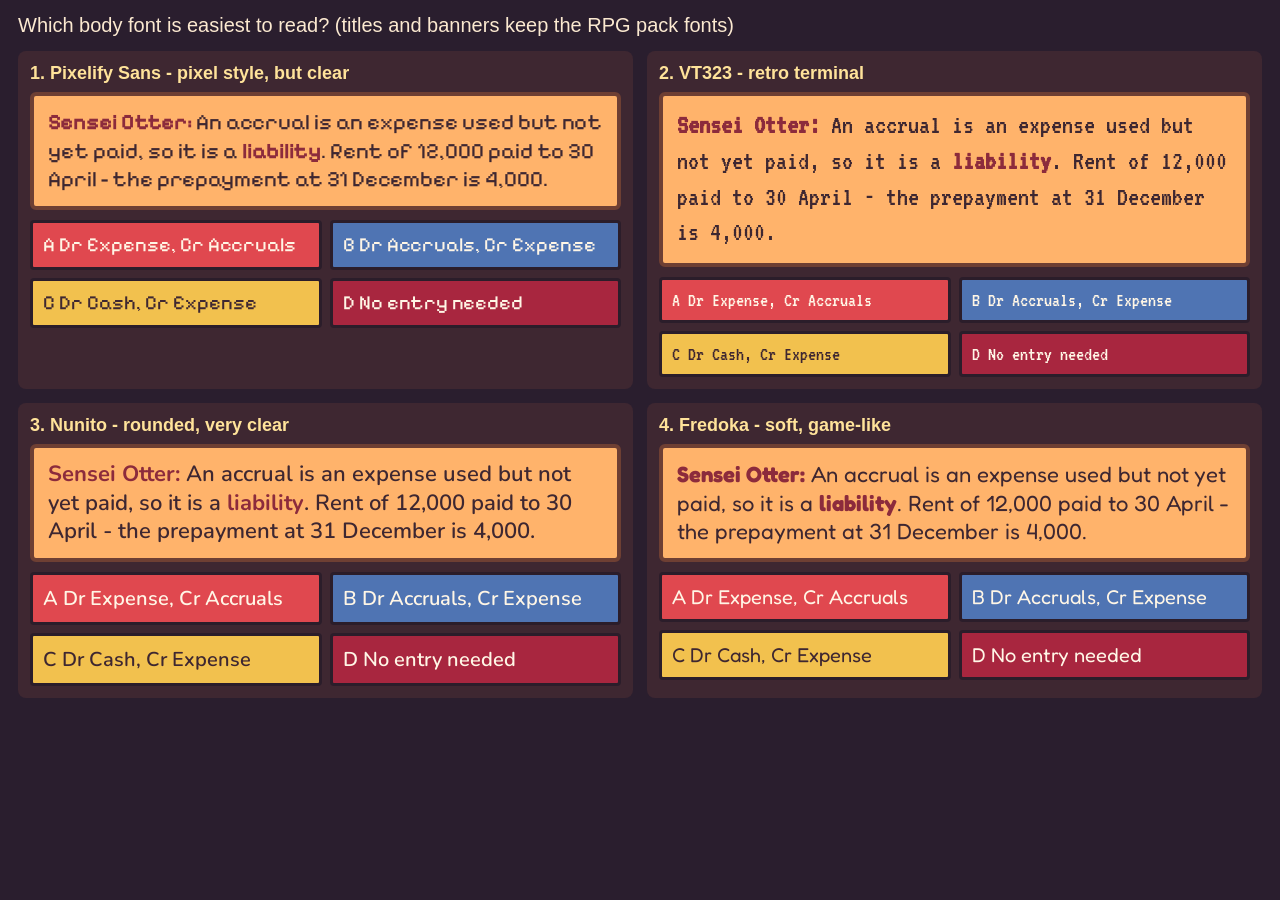
<file: preview/fonts.html>
<!doctype html>
<html>
<head>
<meta charset="utf-8">
<title>Font choice</title>
<!-- Candidate body fonts, all SIL Open Font Licence (free to bundle in the APK). Loaded from Google Fonts for this comparison only. -->
<link rel="stylesheet" href="https://fonts.googleapis.com/css2?family=Pixelify+Sans:wght@400;600&family=VT323&family=Nunito:wght@600;800&family=Fredoka:wght@400;600&display=swap">
<style>
body { margin: 0; background: #2a1e2e; font-family: sans-serif; color: #fbe9d0; }
h1 { font: 20px sans-serif; margin: 14px 18px 4px; }
.grid { display: grid; grid-template-columns: 1fr 1fr; gap: 14px; padding: 10px 18px 18px; }
.opt { background: #3e2731; border-radius: 8px; padding: 12px; }
.opt h2 { font: bold 18px sans-serif; margin: 0 0 8px; color: #ffe39a; }
.dlg { background: #ffb36b; color: #3e2731; border: 4px solid #6e3f33; border-radius: 6px; padding: 12px 14px; font-size: 22px; line-height: 1.3; }
.dlg b { color: #8c2b3c; }
.btns { display: grid; grid-template-columns: 1fr 1fr; gap: 8px; margin-top: 10px; }
.btns div { border: 3px solid #2b1d2a; border-radius: 4px; padding: 10px; font-size: 20px; color: #fff6e6; }
</style>
</head>
<body>
<h1>Which body font is easiest to read? (titles and banners keep the RPG pack fonts)</h1>
<div class="grid" id="g"></div>
<script>
const fonts = [
  ['1. Pixelify Sans - pixel style, but clear', "'Pixelify Sans'", 400],
  ['2. VT323 - retro terminal', "'VT323'", 400, 1.25],
  ['3. Nunito - rounded, very clear', "'Nunito'", 600],
  ['4. Fredoka - soft, game-like', "'Fredoka'", 400],
];
for (const [name, fam, w, scale] of fonts) {
  const s = scale || 1;
  document.getElementById('g').insertAdjacentHTML('beforeend', `<div class="opt"><h2>${name}</h2>
    <div class="dlg" style="font-family:${fam};font-weight:${w};font-size:${22*s}px"><b>Sensei Otter:</b> An accrual is an expense used but not yet paid, so it is a <b>liability</b>. Rent of 12,000 paid to 30 April - the prepayment at 31 December is 4,000.</div>
    <div class="btns" style="font-family:${fam};font-weight:${w};font-size:${20*s}px">
      <div style="background:#e0484f">A  Dr Expense, Cr Accruals</div><div style="background:#4f74b3">B  Dr Accruals, Cr Expense</div>
      <div style="background:#f2c14e;color:#3e2731">C  Dr Cash, Cr Expense</div><div style="background:#a8263f">D  No entry needed</div></div></div>`);
}
</script>
</body>
</html>
</file>
